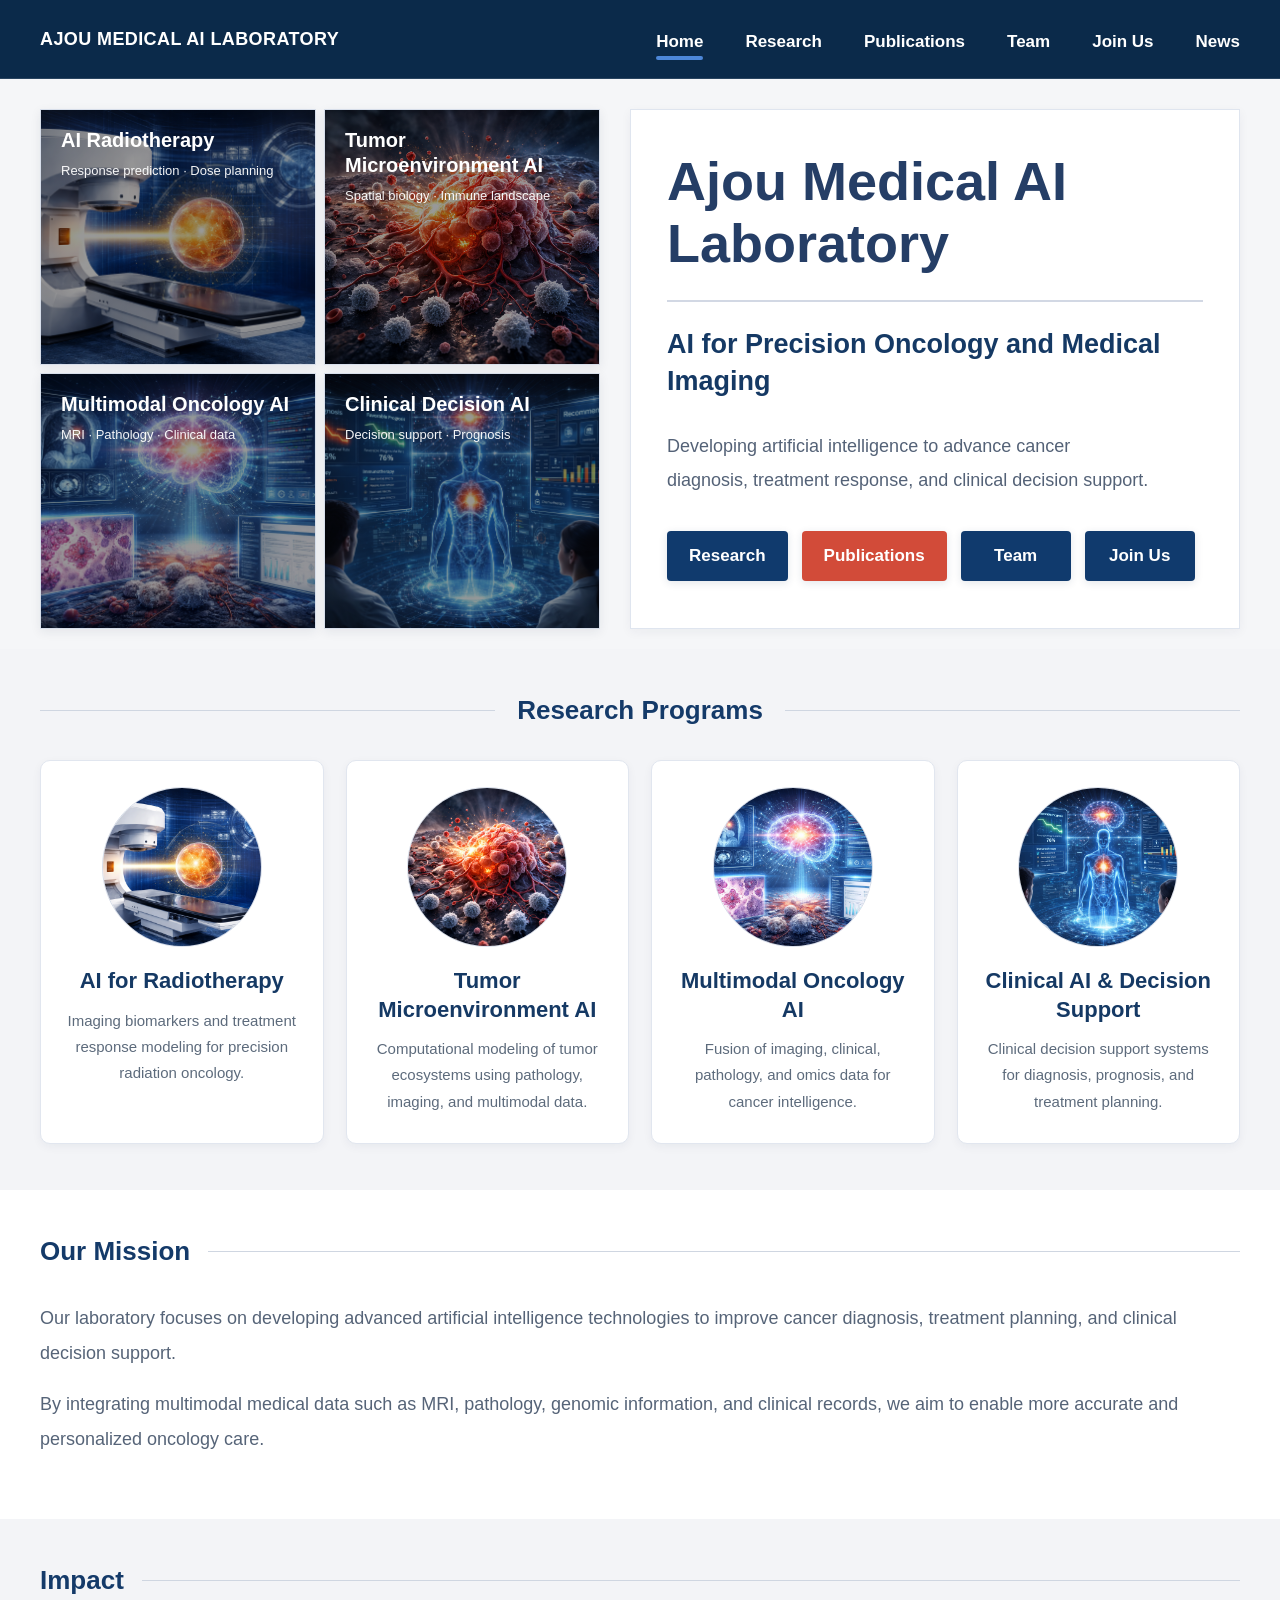
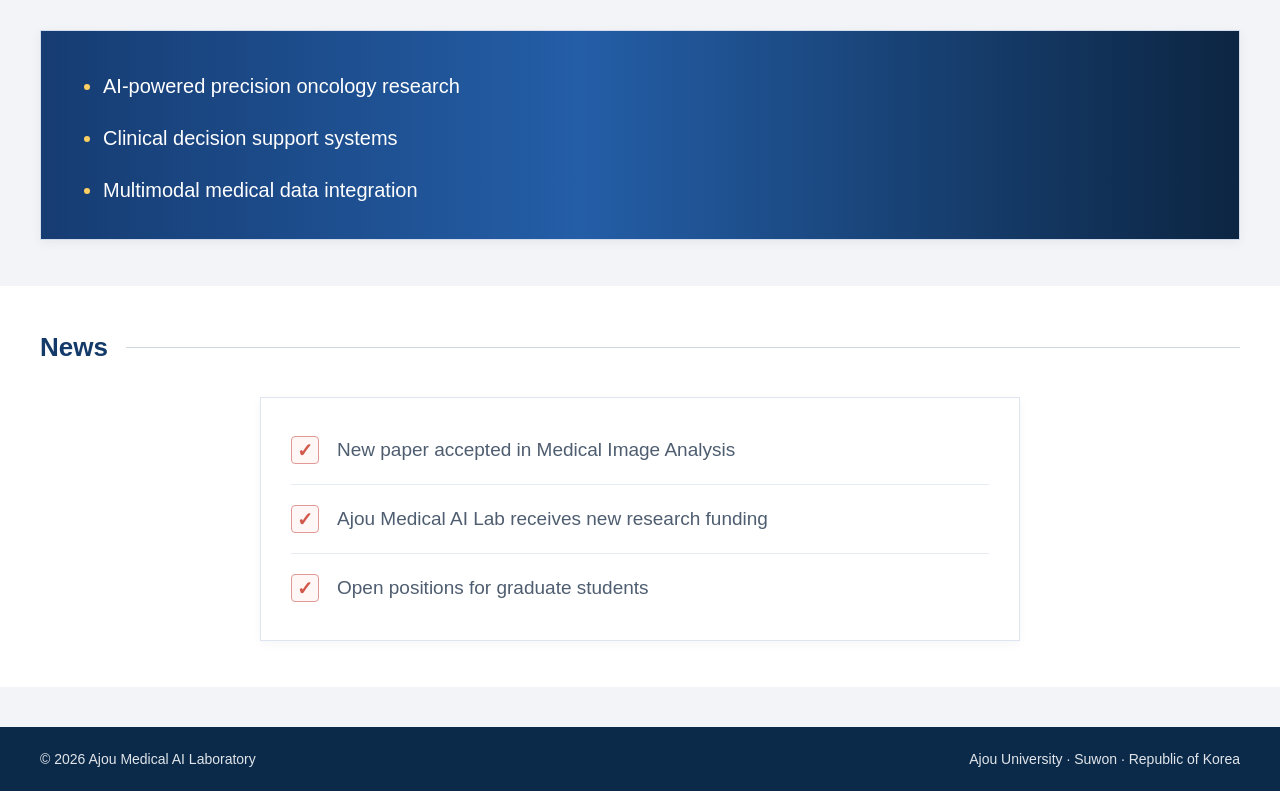
<file: index.html>
<!DOCTYPE html>
<html lang="en">

<head>
  <meta charset="UTF-8">
  <meta name="viewport" content="width=device-width, initial-scale=1.0">
  <title>Ajou Medical AI Laboratory</title>

  <link rel="stylesheet" href="style.css">
</head>

<body>

  <!-- HEADER -->

  <header class="site-header">
    <div class="container nav-wrap">

      <div class="site-logo">
        AJOU MEDICAL AI LABORATORY
      </div>

      <nav class="main-nav">
        <a href="index.html" class="active">Home</a>
        <a href="research.html">Research</a>
        <a href="publications.html">Publications</a>
        <a href="team.html">Team</a>
        <a href="joinus.html">Join Us</a>
        <a href="news.html">News</a>
      </nav>

    </div>
  </header>


  <!-- HERO SECTION -->

  <section class="hero-section">
    <div class="container hero-grid">

      <!-- LEFT IMAGE GRID -->

      <div class="hero-images">

        <div class="hero-card">
          <img src="images/imageshero-radiotherapy.png" class="hero-card-image">
          <div class="hero-overlay"></div>
          <div class="hero-label">
            <h3>AI Radiotherapy</h3>
            <p>Response prediction · Dose planning</p>
          </div>
        </div>


        <div class="hero-card">
          <img src="images/imageshero-microenvironment.png" class="hero-card-image">
          <div class="hero-overlay"></div>
          <div class="hero-label">
            <h3>Tumor Microenvironment AI</h3>
            <p>Spatial biology · Immune landscape</p>
          </div>
        </div>


        <div class="hero-card">
          <img src="images/imageshero-multimodal.png" class="hero-card-image">
          <div class="hero-overlay"></div>
          <div class="hero-label">
            <h3>Multimodal Oncology AI</h3>
            <p>MRI · Pathology · Clinical data</p>
          </div>
        </div>


        <div class="hero-card">
          <img src="images/imageshero-clinical.png" class="hero-card-image">
          <div class="hero-overlay"></div>
          <div class="hero-label">
            <h3>Clinical Decision AI</h3>
            <p>Decision support · Prognosis</p>
          </div>
        </div>

      </div>


      <!-- RIGHT TEXT -->

      <div class="hero-text">

        <h1>Ajou Medical AI Laboratory</h1>

        <div class="hero-divider"></div>

        <h2>AI for Precision Oncology and Medical Imaging</h2>

        <p class="hero-desc">
          Developing artificial intelligence to advance cancer diagnosis,
          treatment response, and clinical decision support.
        </p>

        <div class="hero-buttons">
          <a href="research.html" class="btn btn-blue">Research</a>
          <a href="publications.html" class="btn btn-red">Publications</a>
          <a href="team.html" class="btn btn-blue">Team</a>
          <a href="joinus.html" class="btn btn-blue">Join Us</a>
        </div>

      </div>

    </div>
  </section>



  <!-- RESEARCH PROGRAMS -->

  <section class="section-gray">
    <div class="container">

      <div class="section-title-center">
        <div class="line"></div>
        <h2>Research Programs</h2>
        <div class="line"></div>
      </div>


      <div class="program-grid">


        <div class="program-card">

          <div class="program-thumb">
            <img src="images/imageshero-radiotherapy.png">
          </div>

          <h3>AI for Radiotherapy</h3>

          <p>
            Imaging biomarkers and treatment response modeling
            for precision radiation oncology.
          </p>

        </div>



        <div class="program-card">

          <div class="program-thumb">
            <img src="images/imageshero-microenvironment.png">
          </div>

          <h3>Tumor Microenvironment AI</h3>

          <p>
            Computational modeling of tumor ecosystems using
            pathology, imaging, and multimodal data.
          </p>

        </div>



        <div class="program-card">

          <div class="program-thumb">
            <img src="images/imageshero-multimodal.png">
          </div>

          <h3>Multimodal Oncology AI</h3>

          <p>
            Fusion of imaging, clinical, pathology,
            and omics data for cancer intelligence.
          </p>

        </div>



        <div class="program-card">

          <div class="program-thumb">
            <img src="images/imageshero-clinical.png">
          </div>

          <h3>Clinical AI & Decision Support</h3>

          <p>
            Clinical decision support systems for diagnosis,
            prognosis, and treatment planning.
          </p>

        </div>

      </div>

    </div>
  </section>



  <!-- MISSION -->

  <section class="section-white">
    <div class="container">

      <div class="section-title-left">
        <h2>Our Mission</h2>
        <div class="line"></div>
      </div>

      <div class="mission-content">

        <p>
          Our laboratory focuses on developing advanced artificial intelligence
          technologies to improve cancer diagnosis, treatment planning,
          and clinical decision support.
        </p>

        <p>
          By integrating multimodal medical data such as MRI, pathology,
          genomic information, and clinical records,
          we aim to enable more accurate and personalized oncology care.
        </p>

      </div>

    </div>
  </section>



  <!-- IMPACT -->

  <section class="section-gray">
    <div class="container">

      <div class="section-title-left">
        <h2>Impact</h2>
        <div class="line"></div>
      </div>

      <div class="impact-banner">
        <div class="impact-left">
          <ul>
            <li>AI-powered precision oncology research</li>
            <li>Clinical decision support systems</li>
            <li>Multimodal medical data integration</li>
          </ul>
        </div>
      </div>

    </div>
  </section>



  <!-- NEWS -->

  <section class="section-white">
    <div class="container">

      <div class="section-title-left">
        <h2>News</h2>
        <div class="line"></div>
      </div>

      <div class="news-box">

        <div class="news-item">
          <div class="news-check">✓</div>
          <div>New paper accepted in Medical Image Analysis</div>
        </div>

        <div class="news-item">
          <div class="news-check">✓</div>
          <div>Ajou Medical AI Lab receives new research funding</div>
        </div>

        <div class="news-item">
          <div class="news-check">✓</div>
          <div>Open positions for graduate students</div>
        </div>

      </div>

    </div>
  </section>



  <!-- FOOTER -->

  <footer class="site-footer">
    <div class="container footer-wrap">

      <p>© 2026 Ajou Medical AI Laboratory</p>

      <p>Ajou University · Suwon · Republic of Korea</p>

    </div>
  </footer>

</body>

</html>
</file>
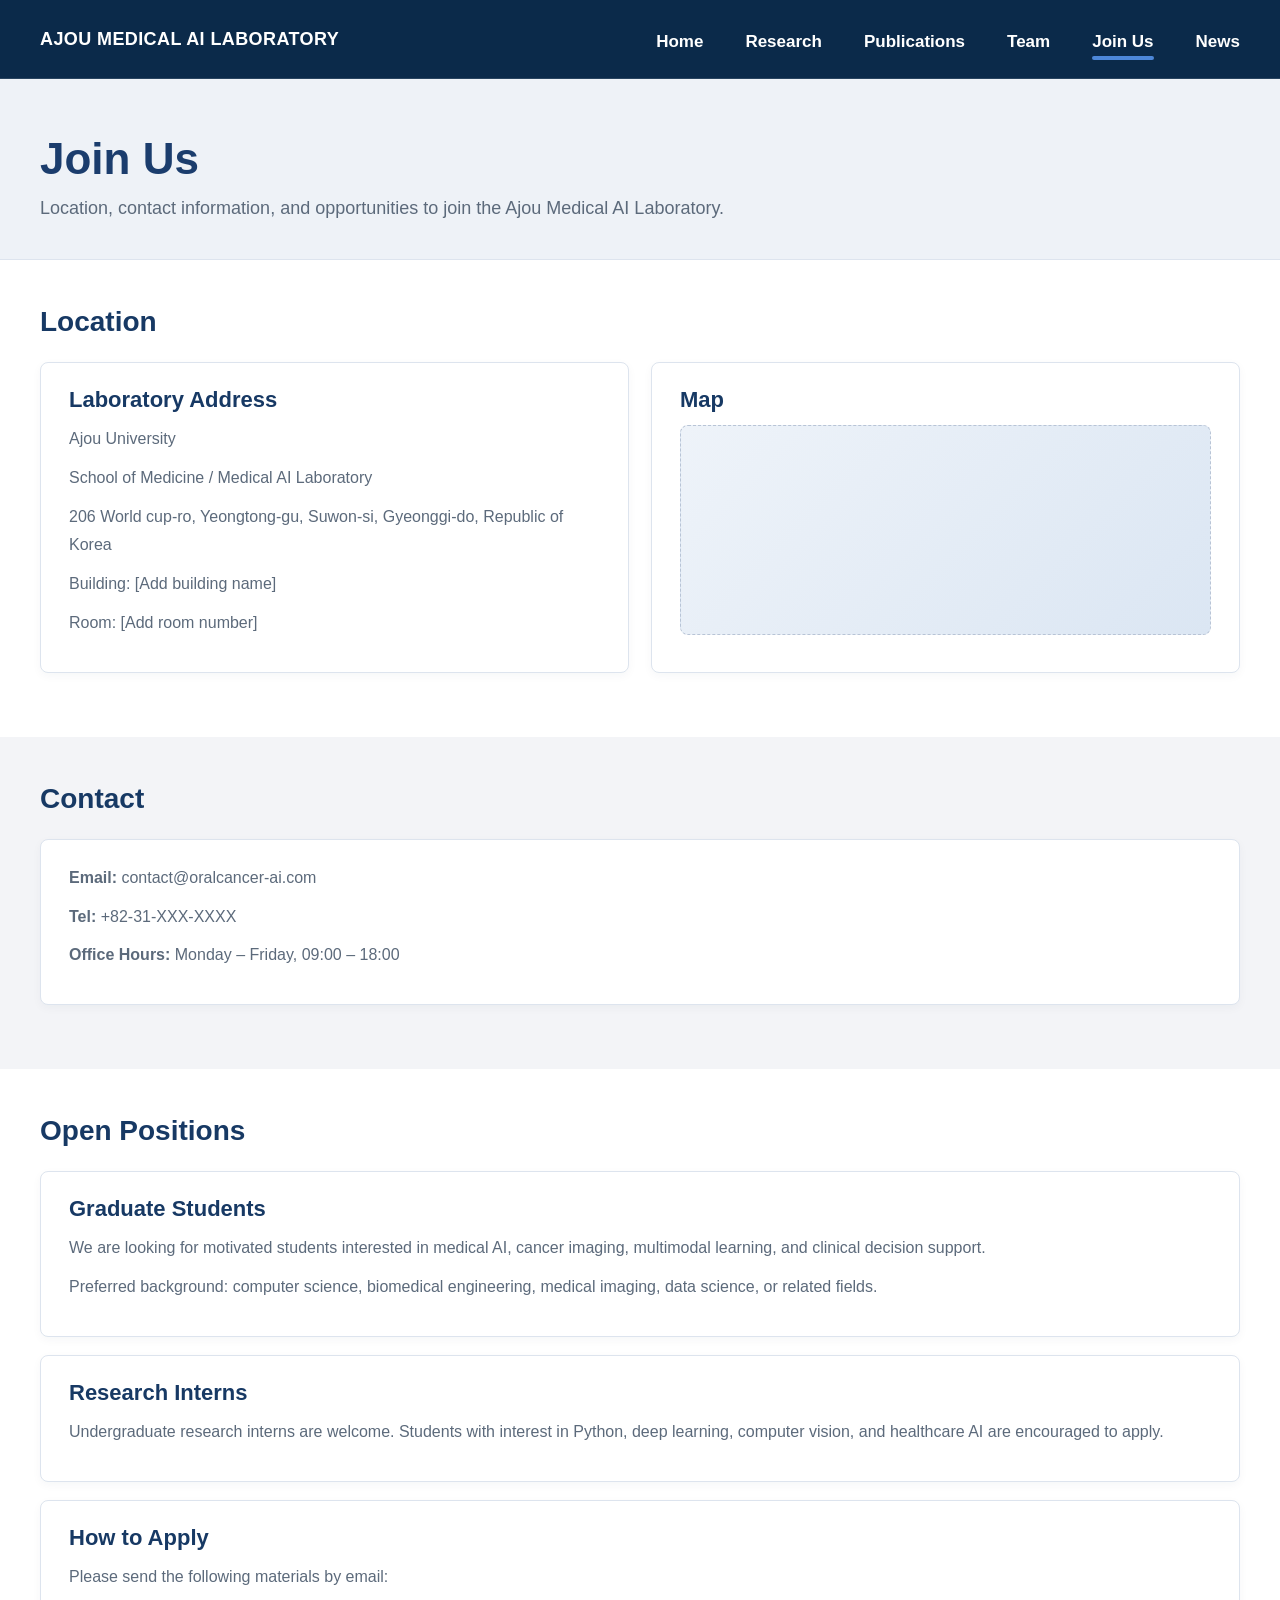
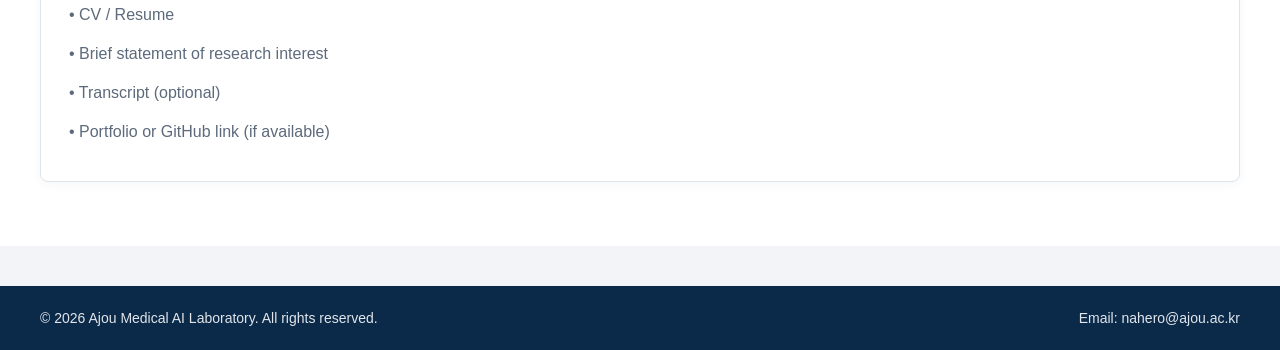
<file: joinus.html>
<!DOCTYPE html>
<html lang="en">
<head>
  <meta charset="UTF-8" />
  <meta name="viewport" content="width=1280" />
  <meta name="description" content="Join Us - Ajou Medical AI Laboratory" />
  <title>Join Us | Ajou Medical AI Laboratory</title>
  <link rel="stylesheet" href="style.css" />
</head>
<body>
  <header class="site-header" id="site-header"></header>

  <main class="subpage-main">
    <section class="subpage-hero">
      <div class="container">
        <h1>Join Us</h1>
        <p>
          Location, contact information, and opportunities to join the Ajou Medical AI Laboratory.
        </p>
      </div>
    </section>

    <section class="section-white">
      <div class="container simple-section">
        <h2>Location</h2>

        <div class="joinus-grid">
          <div class="content-card">
            <h3>Laboratory Address</h3>
            <p>Ajou University</p>
            <p>School of Medicine / Medical AI Laboratory</p>
            <p>206 World cup-ro, Yeongtong-gu, Suwon-si, Gyeonggi-do, Republic of Korea</p>
            <p>Building: [Add building name]</p>
            <p>Room: [Add room number]</p>
          </div>

          <div class="content-card map-card">
            <h3>Map</h3>
            <div class="map-placeholder">
            <iframe
                src= "https://www.google.com/maps/embed?pb=!1m18!1m12!1m3!1d3174.577523739261!2d127.0477245!3d37.281444199999996!2m3!1f0!2f0!3f0!3m2!1i1024!2i768!4f13.1!3m3!1m2!1s0x357b5bfa3f5911ef%3A0x14c57a2c95d27207!2z7JWE7KO864yA7ZWZ6rWQIO2ZjeyerOq0gA!5e0!3m2!1sko!2skr!4v1772778876758!5m2!1sko!2skr" width="600" height="450" style="border:0;" allowfullscreen="" loading="lazy" referrerpolicy="no-referrer-when-downgrade"
                width="100%"
                height="100%"
                style="border:0;"
                allowfullscreen=""
                loading="lazy">
            </iframe>
            </div>
          </div>
        </div>
      </div>
    </section>

    <section class="section-gray">
      <div class="container simple-section">
        <h2>Contact</h2>

        <div class="content-card">
          <p><strong>Email:</strong> contact@oralcancer-ai.com</p>
          <p><strong>Tel:</strong> +82-31-XXX-XXXX</p>
          <p><strong>Office Hours:</strong> Monday – Friday, 09:00 – 18:00</p>
        </div>
      </div>
    </section>

    <section class="section-white">
      <div class="container simple-section">
        <h2>Open Positions</h2>

        <div class="content-card">
          <h3>Graduate Students</h3>
          <p>
            We are looking for motivated students interested in medical AI,
            cancer imaging, multimodal learning, and clinical decision support.
          </p>
          <p>
            Preferred background: computer science, biomedical engineering,
            medical imaging, data science, or related fields.
          </p>
        </div>

        <div class="content-card">
          <h3>Research Interns</h3>
          <p>
            Undergraduate research interns are welcome. Students with interest in
            Python, deep learning, computer vision, and healthcare AI are encouraged to apply.
          </p>
        </div>

        <div class="content-card">
          <h3>How to Apply</h3>
          <p>Please send the following materials by email:</p>
          <p>• CV / Resume</p>
          <p>• Brief statement of research interest</p>
          <p>• Transcript (optional)</p>
          <p>• Portfolio or GitHub link (if available)</p>
        </div>
      </div>
    </section>
  </main>

  <footer class="site-footer" id="site-footer"></footer>

  <script src="script.js"></script>
</body>
</html>
</file>
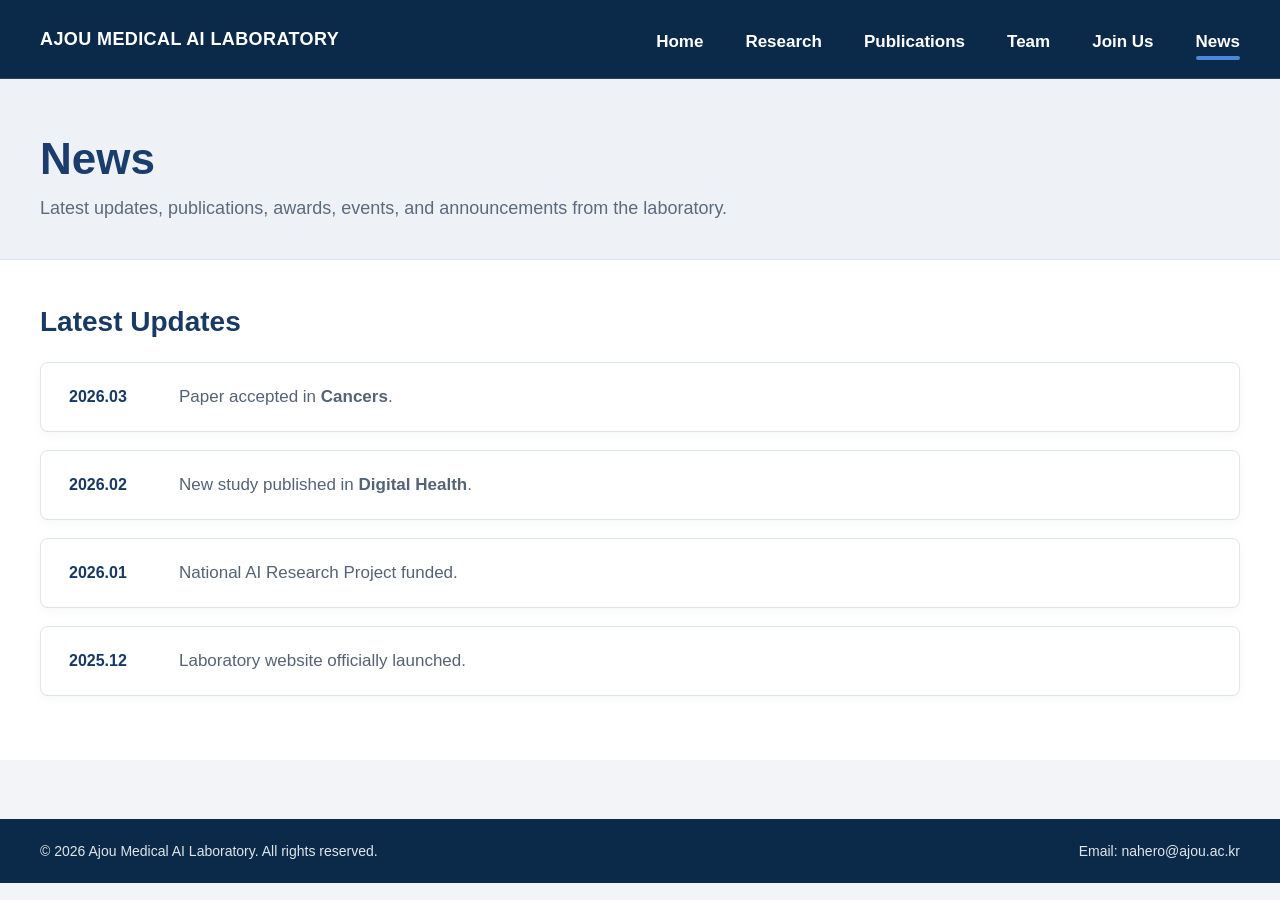
<file: news.html>
<!DOCTYPE html>
<html lang="en">
<head>
  <meta charset="UTF-8" />
  <meta name="viewport" content="width=1280" />
  <meta name="description" content="News - Ajou Medical AI Laboratory" />
  <title>News | Ajou Medical AI Laboratory</title>
  <link rel="stylesheet" href="style.css" />
</head>
<body>
  <header class="site-header" id="site-header"></header>

  <main class="subpage-main">
    <section class="subpage-hero">
      <div class="container">
        <h1>News</h1>
        <p>
          Latest updates, publications, awards, events, and announcements from the laboratory.
        </p>
      </div>
    </section>

    <section class="section-white">
      <div class="container simple-section">
        <h2>Latest Updates</h2>

        <div class="news-list-item">
          <div class="news-date">2026.03</div>
          <div class="news-text">
            Paper accepted in <strong>Cancers</strong>.
          </div>
        </div>

        <div class="news-list-item">
          <div class="news-date">2026.02</div>
          <div class="news-text">
            New study published in <strong>Digital Health</strong>.
          </div>
        </div>

        <div class="news-list-item">
          <div class="news-date">2026.01</div>
          <div class="news-text">
            National AI Research Project funded.
          </div>
        </div>

        <div class="news-list-item">
          <div class="news-date">2025.12</div>
          <div class="news-text">
            Laboratory website officially launched.
          </div>
        </div>
      </div>
    </section>
  </main>

  <footer class="site-footer" id="site-footer"></footer>

  <script src="script.js"></script>
</body>
</html>
</file>
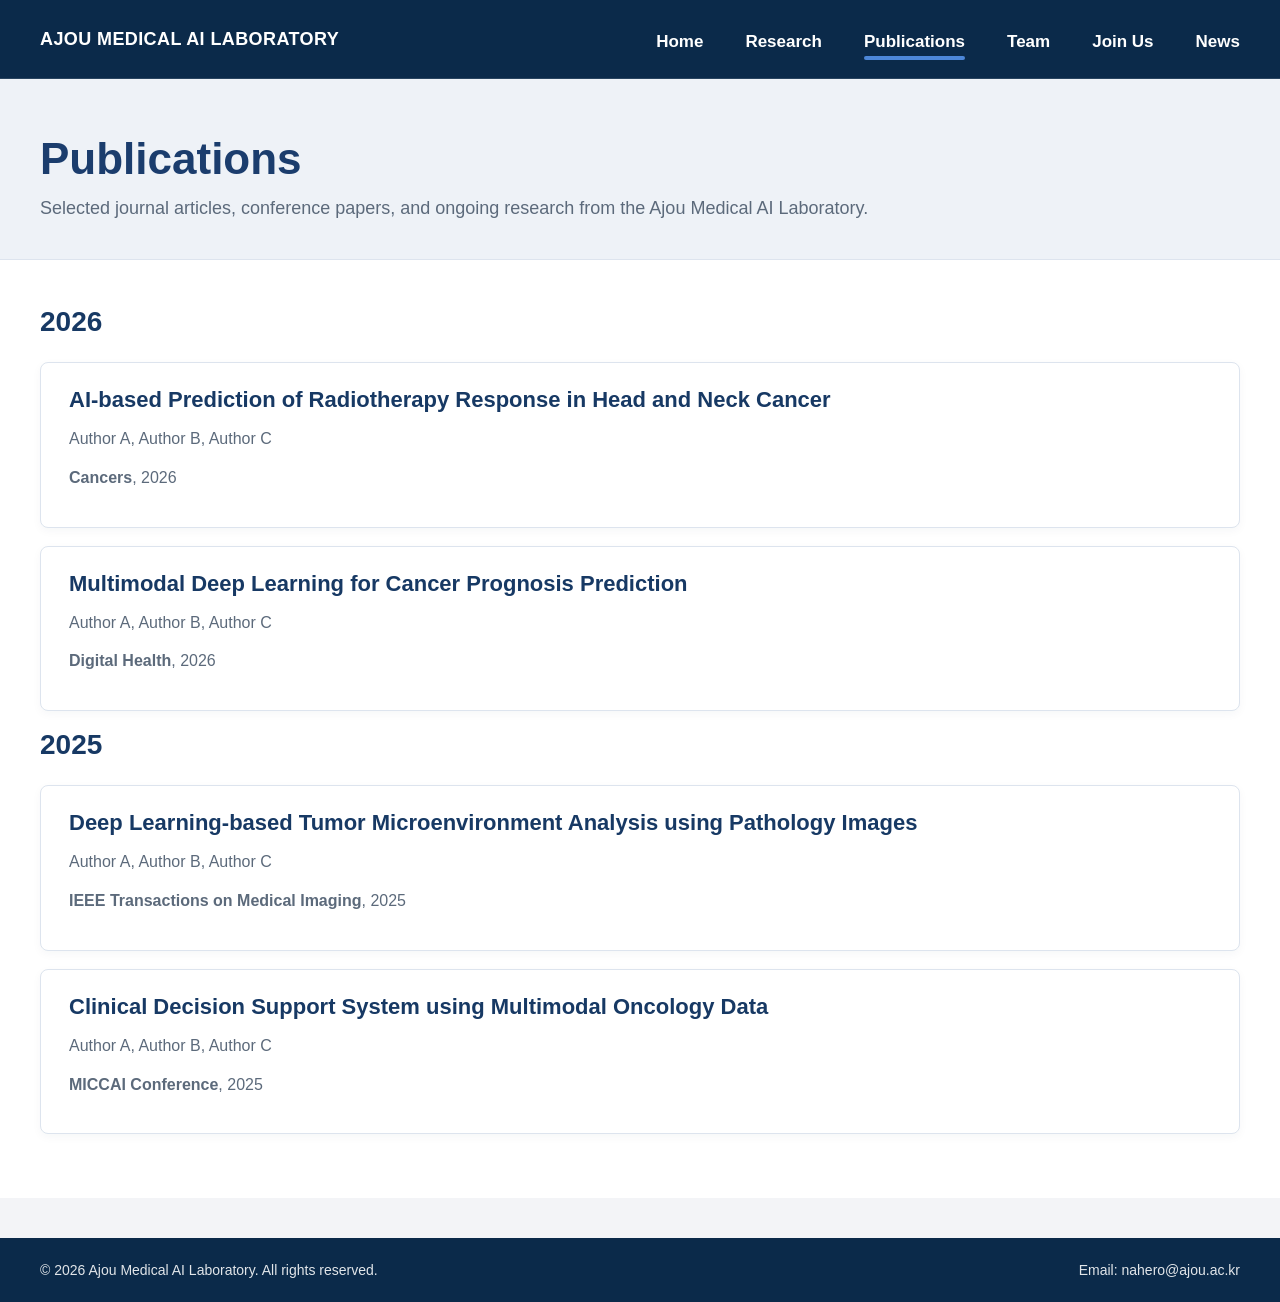
<file: publications.html>
<!DOCTYPE html>
<html lang="en">
<head>
  <meta charset="UTF-8" />
  <meta name="viewport" content="width=1280" />
  <meta name="description" content="Publications - Ajou Medical AI Laboratory" />
  <title>Publications | Ajou Medical AI Laboratory</title>
  <link rel="stylesheet" href="style.css" />
</head>

<body>

<header class="site-header" id="site-header"></header>

<main class="subpage-main">

<section class="subpage-hero">
  <div class="container">
    <h1>Publications</h1>
    <p>
      Selected journal articles, conference papers, and ongoing research from the Ajou Medical AI Laboratory.
    </p>
  </div>
</section>

<section class="section-white">

<div class="container simple-section">

<h2>2026</h2>

<div class="publication-item">
  <h3>
    AI-based Prediction of Radiotherapy Response in Head and Neck Cancer
  </h3>

  <p class="pub-authors">
    Author A, Author B, Author C
  </p>

  <p class="pub-journal">
    <strong>Cancers</strong>, 2026
  </p>

</div>


<div class="publication-item">
  <h3>
    Multimodal Deep Learning for Cancer Prognosis Prediction
  </h3>

  <p class="pub-authors">
    Author A, Author B, Author C
  </p>

  <p class="pub-journal">
    <strong>Digital Health</strong>, 2026
  </p>

</div>


<h2>2025</h2>

<div class="publication-item">

  <h3>
    Deep Learning-based Tumor Microenvironment Analysis using Pathology Images
  </h3>

  <p class="pub-authors">
    Author A, Author B, Author C
  </p>

  <p class="pub-journal">
    <strong>IEEE Transactions on Medical Imaging</strong>, 2025
  </p>

</div>


<div class="publication-item">

  <h3>
    Clinical Decision Support System using Multimodal Oncology Data
  </h3>

  <p class="pub-authors">
    Author A, Author B, Author C
  </p>

  <p class="pub-journal">
    <strong>MICCAI Conference</strong>, 2025
  </p>

</div>

</div>

</section>

</main>


<footer class="site-footer" id="site-footer"></footer>

<script src="script.js"></script>

</body>
</html>
</file>
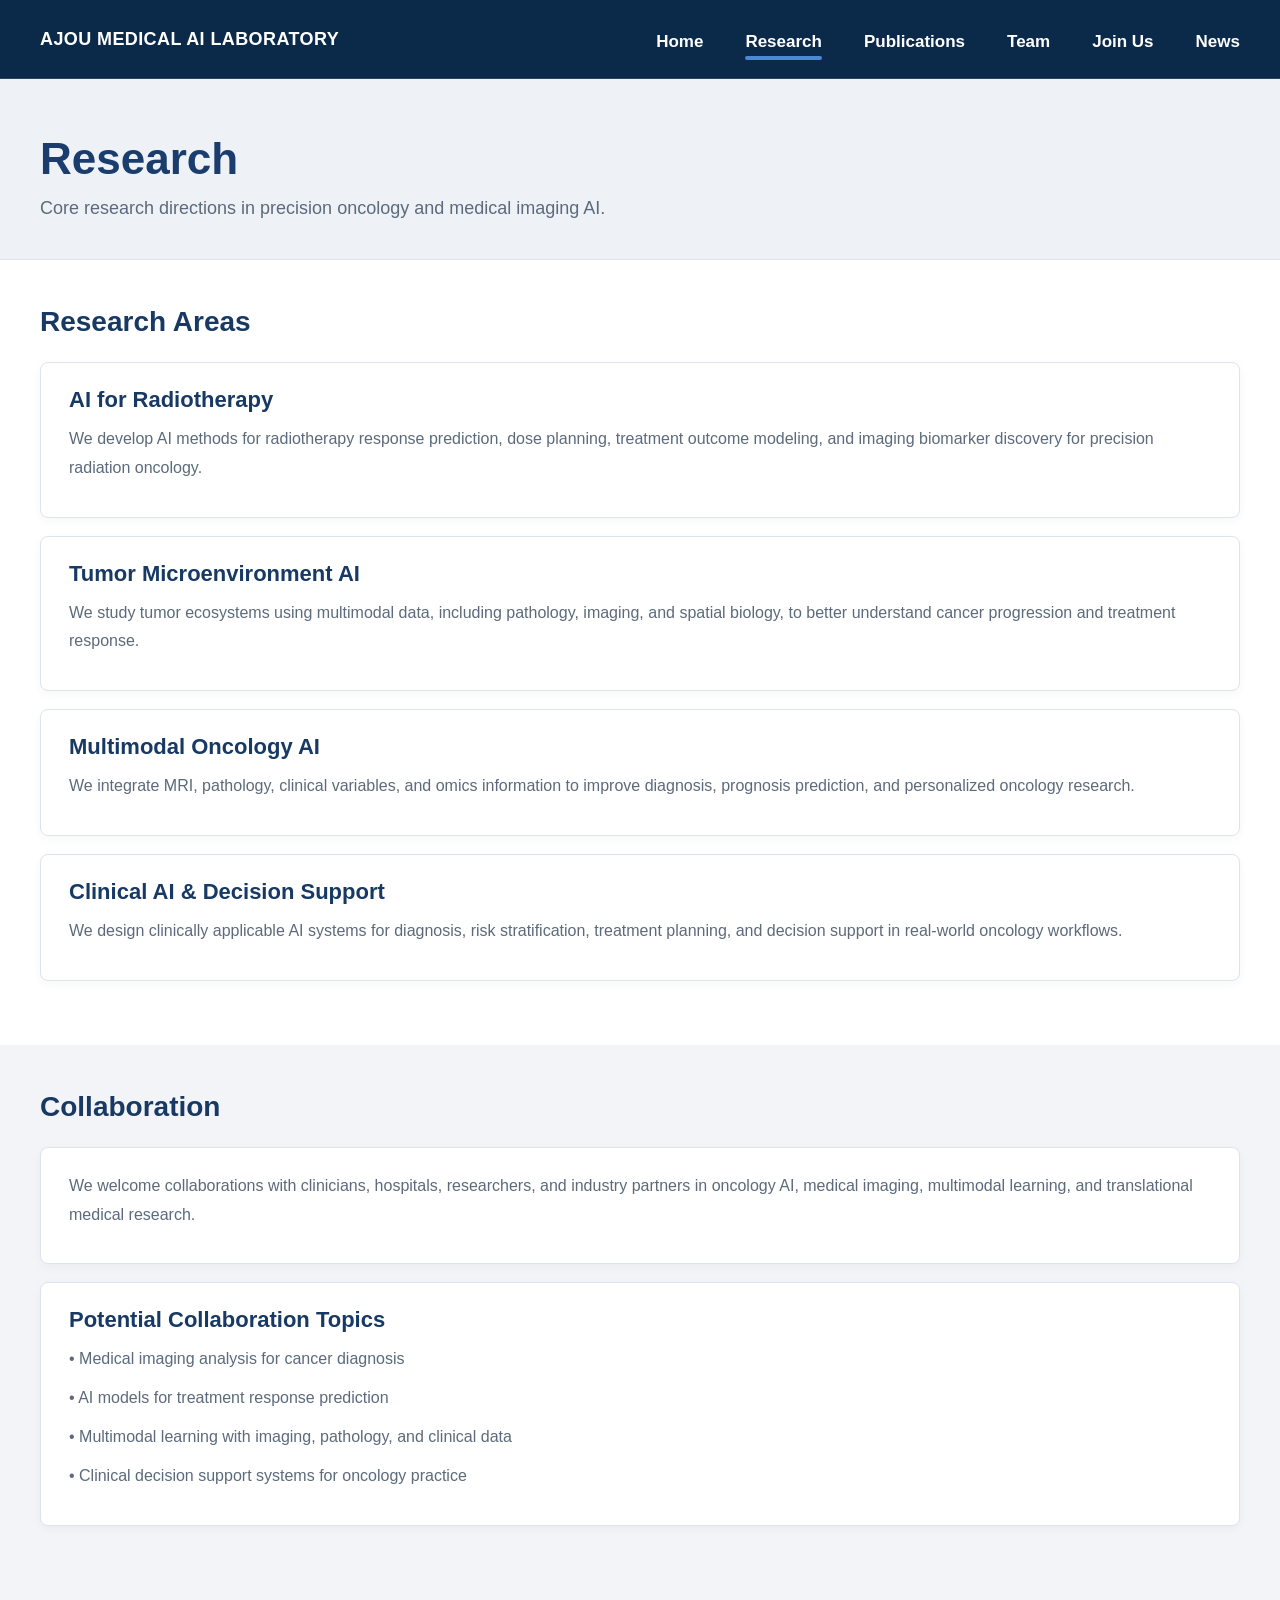
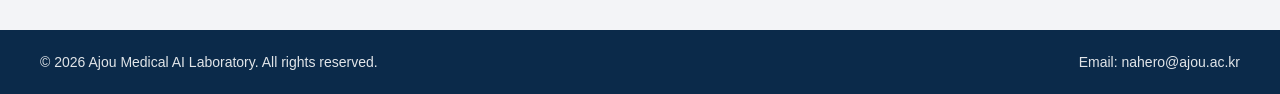
<file: research.html>
<!DOCTYPE html>
<html lang="en">
<head>
  <meta charset="UTF-8" />
  <meta name="viewport" content="width=1280" />
  <meta
    name="description"
    content="Research - Ajou Medical AI Laboratory"
  />
  <title>Research | Ajou Medical AI Laboratory</title>
  <link rel="stylesheet" href="style.css" />
</head>
<body>
  <header class="site-header" id="site-header"></header>

  <main class="subpage-main">
    <section class="subpage-hero">
      <div class="container">
        <h1>Research</h1>
        <p>
          Core research directions in precision oncology and medical imaging AI.
        </p>
      </div>
    </section>

    <section class="section-white">
      <div class="container simple-section">
        <h2>Research Areas</h2>

        <div class="content-card">
          <h3>AI for Radiotherapy</h3>
          <p>
            We develop AI methods for radiotherapy response prediction, dose planning,
            treatment outcome modeling, and imaging biomarker discovery for
            precision radiation oncology.
          </p>
        </div>

        <div class="content-card">
          <h3>Tumor Microenvironment AI</h3>
          <p>
            We study tumor ecosystems using multimodal data, including pathology,
            imaging, and spatial biology, to better understand cancer progression
            and treatment response.
          </p>
        </div>

        <div class="content-card">
          <h3>Multimodal Oncology AI</h3>
          <p>
            We integrate MRI, pathology, clinical variables, and omics information
            to improve diagnosis, prognosis prediction, and personalized oncology
            research.
          </p>
        </div>

        <div class="content-card">
          <h3>Clinical AI &amp; Decision Support</h3>
          <p>
            We design clinically applicable AI systems for diagnosis, risk
            stratification, treatment planning, and decision support in real-world
            oncology workflows.
          </p>
        </div>
      </div>
    </section>

    <section class="section-gray" id="collaboration">
      <div class="container simple-section">
        <h2>Collaboration</h2>

        <div class="content-card">
          <p>
            We welcome collaborations with clinicians, hospitals, researchers, and
            industry partners in oncology AI, medical imaging, multimodal learning,
            and translational medical research.
          </p>
        </div>

        <div class="content-card">
          <h3>Potential Collaboration Topics</h3>
          <p>• Medical imaging analysis for cancer diagnosis</p>
          <p>• AI models for treatment response prediction</p>
          <p>• Multimodal learning with imaging, pathology, and clinical data</p>
          <p>• Clinical decision support systems for oncology practice</p>
        </div>
      </div>
    </section>
  </main>

  <footer class="site-footer" id="site-footer"></footer>

  <script src="script.js"></script>
</body>
</html>
</file>
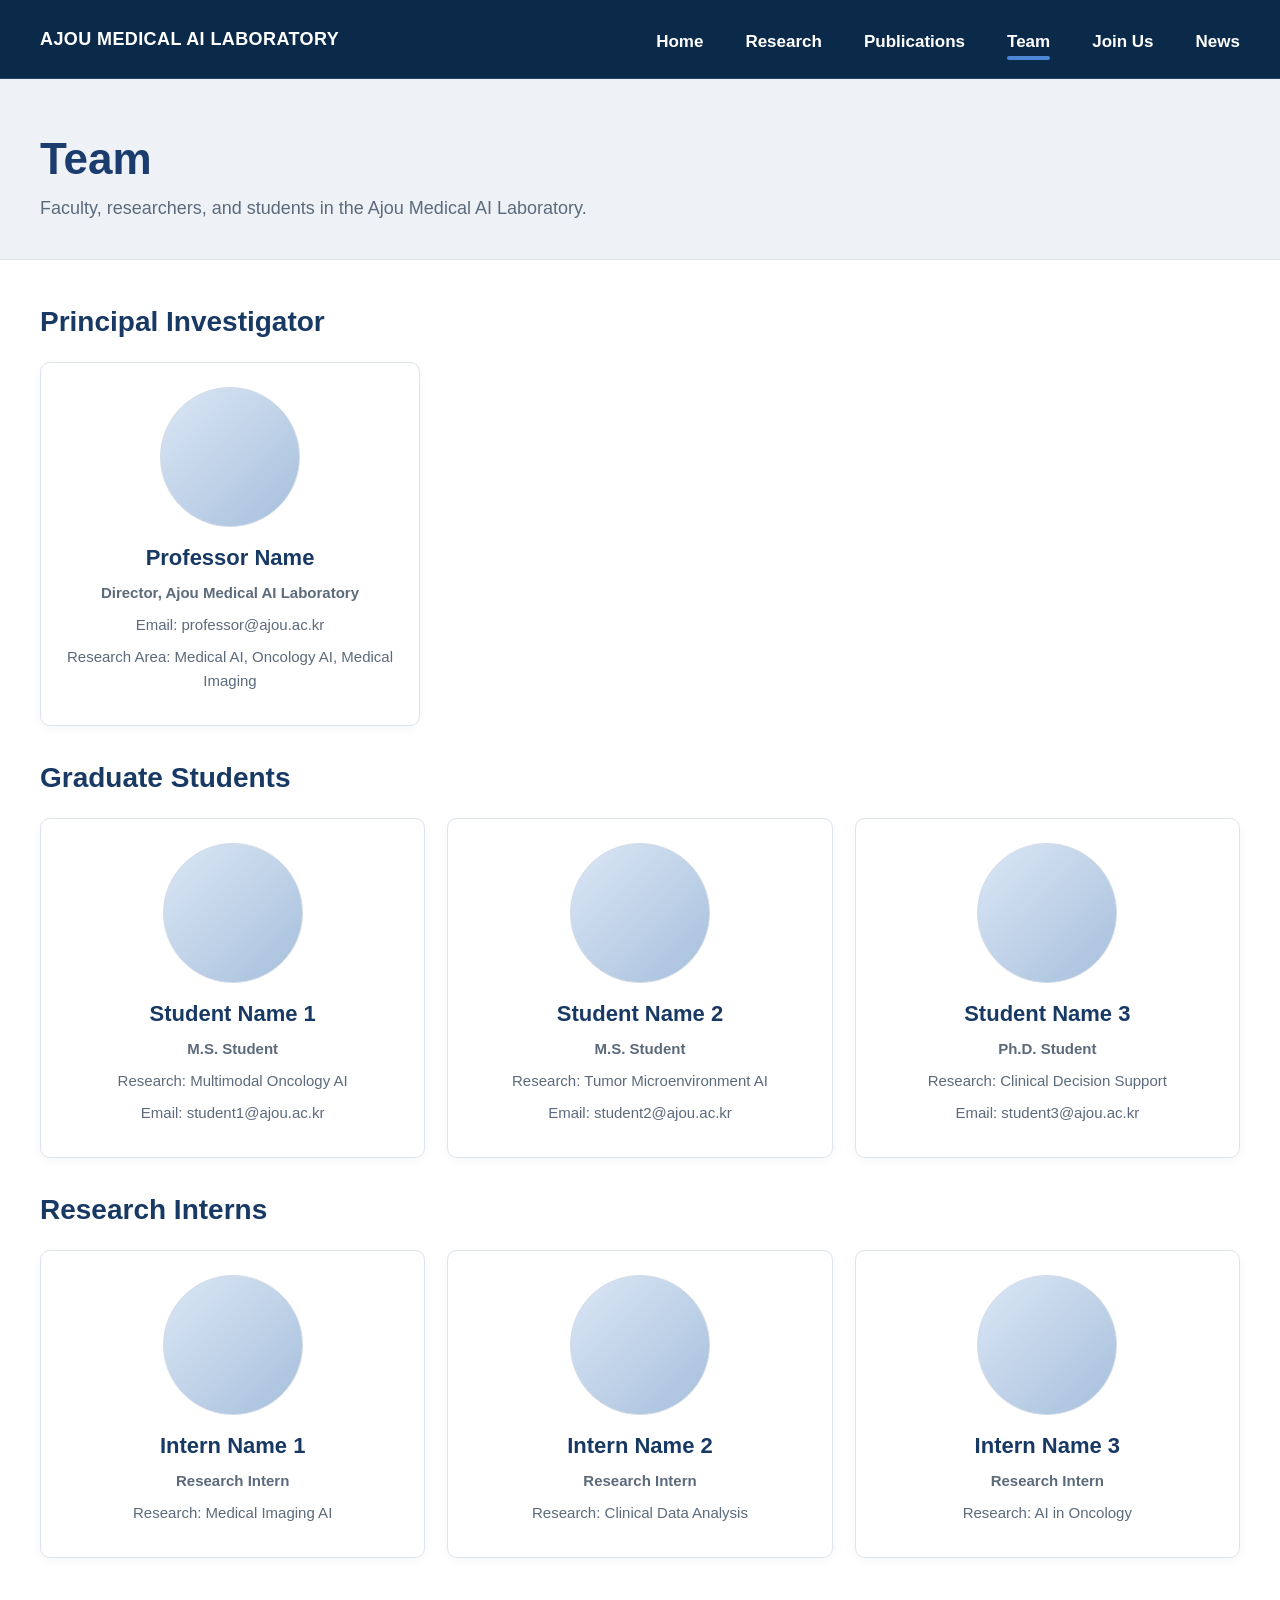
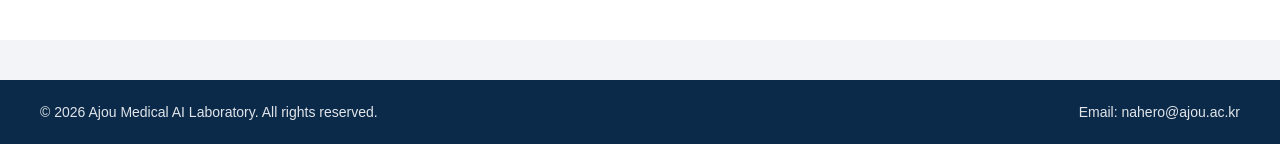
<file: team.html>
<!DOCTYPE html>
<html lang="en">
<head>
  <meta charset="UTF-8" />
  <meta name="viewport" content="width=1280" />
  <meta name="description" content="Team - Ajou Medical AI Laboratory" />
  <title>Team | Ajou Medical AI Laboratory</title>
  <link rel="stylesheet" href="style.css" />
</head>
<body>
  <header class="site-header" id="site-header"></header>

  <main class="subpage-main">
    <section class="subpage-hero">
      <div class="container">
        <h1>Team</h1>
        <p>
          Faculty, researchers, and students in the Ajou Medical AI Laboratory.
        </p>
      </div>
    </section>

    <section class="section-white">
      <div class="container simple-section">
        <h2>Principal Investigator</h2>

        <div class="team-grid team-grid-single">
          <div class="team-card">
            <div class="team-photo"></div>
            <h3>Professor Name</h3>
            <p class="team-role">Director, Ajou Medical AI Laboratory</p>
            <p>Email: professor@ajou.ac.kr</p>
            <p>Research Area: Medical AI, Oncology AI, Medical Imaging</p>
          </div>
        </div>

        <h2>Graduate Students</h2>

        <div class="team-grid">
          <div class="team-card">
            <div class="team-photo"></div>
            <h3>Student Name 1</h3>
            <p class="team-role">M.S. Student</p>
            <p>Research: Multimodal Oncology AI</p>
            <p>Email: student1@ajou.ac.kr</p>
          </div>

          <div class="team-card">
            <div class="team-photo"></div>
            <h3>Student Name 2</h3>
            <p class="team-role">M.S. Student</p>
            <p>Research: Tumor Microenvironment AI</p>
            <p>Email: student2@ajou.ac.kr</p>
          </div>

          <div class="team-card">
            <div class="team-photo"></div>
            <h3>Student Name 3</h3>
            <p class="team-role">Ph.D. Student</p>
            <p>Research: Clinical Decision Support</p>
            <p>Email: student3@ajou.ac.kr</p>
          </div>
        </div>

        <h2>Research Interns</h2>

        <div class="team-grid">
          <div class="team-card">
            <div class="team-photo"></div>
            <h3>Intern Name 1</h3>
            <p class="team-role">Research Intern</p>
            <p>Research: Medical Imaging AI</p>
          </div>

          <div class="team-card">
            <div class="team-photo"></div>
            <h3>Intern Name 2</h3>
            <p class="team-role">Research Intern</p>
            <p>Research: Clinical Data Analysis</p>
          </div>

          <div class="team-card">
            <div class="team-photo"></div>
            <h3>Intern Name 3</h3>
            <p class="team-role">Research Intern</p>
            <p>Research: AI in Oncology</p>
          </div>
        </div>
      </div>
    </section>
  </main>

  <footer class="site-footer" id="site-footer"></footer>

  <script src="script.js"></script>
</body>
</html>
</file>
<file: style.css>
* {
  box-sizing: border-box;
}

html,
body {
  margin: 0;
  padding: 0;
  font-family: Arial, "Helvetica Neue", Helvetica, sans-serif;
  background-color: #f3f4f7;
  color: #24324a;
  min-width: 1280px;
}

a {
  text-decoration: none;
  color: inherit;
}

img {
  display: block;
}

.container {
  width: 1200px;
  margin: 0 auto;
}

/* =========================
   HEADER / NAV
========================= */

.site-header {
  background: #0b2a4a;
  color: #ffffff;
  border-bottom: 1px solid rgba(255, 255, 255, 0.12);
}

.nav-wrap {
  height: 78px;
  display: flex;
  align-items: center;
  justify-content: space-between;
}

.site-logo {
  font-size: 18px;
  font-weight: 700;
  letter-spacing: 0.4px;
}

.main-nav {
  display: flex;
  gap: 42px;
}

.main-nav a {
  font-size: 17px;
  font-weight: 700;
  color: #ffffff;
  padding: 28px 0 22px;
  position: relative;
}

.main-nav a.active::after {
  content: "";
  position: absolute;
  left: 0;
  bottom: 14px;
  width: 100%;
  height: 4px;
  background: #4d87d8;
  border-radius: 3px;
}

/* =========================
   HERO
========================= */

.hero-section {
  padding: 30px 0 20px;
  background: #f5f6f8;
}

.hero-grid {
  display: grid;
  grid-template-columns: 560px 1fr;
  gap: 30px;
  align-items: stretch;
}

.hero-images {
  display: grid;
  grid-template-columns: 1fr 1fr;
  grid-template-rows: 1fr 1fr;
  gap: 8px;
  height: 520px;
}

.hero-card {
  position: relative;
  overflow: hidden;
  border: 1px solid #d7deea;
  box-shadow: 0 3px 10px rgba(30, 44, 70, 0.08);
  background: #dfe7f2;
}

.hero-card-image {
  width: 100%;
  height: 100%;
  object-fit: cover;
}

.hero-overlay {
  position: absolute;
  inset: 0;
  background: linear-gradient(
    to bottom,
    rgba(0, 0, 0, 0.4) 0%,
    rgba(0, 0, 0, 0.4) 100%
  );
}

.hero-label {
  position: absolute;
  z-index: 2;
  left: 20px;
  top: 18px;
  right: 18px;
  color: #ffffff;
}

.hero-label h3 {
  margin: 0;
  font-size: 20px;
  font-weight: 800;
  line-height: 1.25;
}

.hero-label p {
  margin: 10px 0 0;
  font-size: 13px;
  color: rgba(255, 255, 255, 0.95);
}

.hero-text {
  height: 520px;
  background: #ffffff;
  padding: 40px 36px;
  border: 1px solid #dfe5ef;
  box-shadow: 0 3px 10px rgba(30, 44, 70, 0.05);
}

.hero-text h1 {
  margin: 0;
  font-size: 54px;
  line-height: 1.15;
  color: #253e66;
  font-weight: 700;
}

.hero-divider {
  width: 100%;
  height: 2px;
  background: #d2d8e4;
  margin: 26px 0 24px;
}

.hero-text h2 {
  margin: 0;
  font-size: 27px;
  color: #153964;
  font-weight: 800;
  line-height: 1.35;
}

.hero-desc {
  margin-top: 30px;
  font-size: 18px;
  line-height: 1.9;
  color: #546277;
  width: 90%;
}

.hero-buttons {
  margin-top: 34px;
  display: flex;
  gap: 14px;
  flex-wrap: wrap;
}

.btn {
  display: inline-block;
  min-width: 110px;
  text-align: center;
  padding: 15px 22px;
  font-size: 17px;
  font-weight: 700;
  border-radius: 4px;
  color: #ffffff;
  box-shadow: 0 2px 8px rgba(28, 49, 86, 0.12);
}

.btn-blue {
  background: #103a6d;
}

.btn-red {
  background: #d24b39;
}

/* =========================
   SECTIONS
========================= */

.section-white {
  background: #ffffff;
  padding: 46px 0;
}

.section-gray {
  background: #f3f4f7;
  padding: 46px 0;
}

.section-title-left {
  display: flex;
  align-items: center;
  gap: 18px;
  margin-bottom: 34px;
}

.section-title-left h2,
.section-title-center h2 {
  margin: 0;
  color: #143a69;
  font-size: 26px;
  font-weight: 800;
}

.section-title-left .line,
.section-title-center .line {
  height: 1px;
  background: #cfd6e1;
  flex: 1;
}

.section-title-center {
  display: flex;
  align-items: center;
  gap: 22px;
  margin-bottom: 34px;
}

.mission-content p {
  margin: 0 0 16px;
  font-size: 18px;
  line-height: 1.95;
  color: #566478;
}

/* =========================
   PROGRAM CARDS
========================= */

.program-grid {
  display: grid;
  grid-template-columns: repeat(4, 1fr);
  gap: 22px;
}

.program-card {
  background: #ffffff;
  border: 1px solid #e1e6ef;
  box-shadow: 0 3px 10px rgba(29, 44, 72, 0.05);
  border-radius: 10px;
  padding: 26px 22px 28px;
  text-align: center;
}

.program-thumb {
  width: 160px;
  height: 160px;
  border-radius: 50%;
  margin: 0 auto 20px;
  border: 1px solid #d8deea;
  overflow: hidden;
  background: #e9eef5;
}

.program-thumb img {
  width: 100%;
  height: 100%;
  object-fit: cover;
}

.program-card h3 {
  margin: 0 0 12px;
  font-size: 22px;
  color: #153964;
  line-height: 1.3;
}

.program-card p {
  margin: 0;
  font-size: 15px;
  line-height: 1.75;
  color: #5d6b7c;
}

/* =========================
   IMPACT
========================= */

.impact-banner {
  height: 210px;
  display: grid;
  grid-template-columns: 1.1fr 1fr;
  overflow: hidden;
  border: 1px solid #d2dced;
  background: linear-gradient(90deg, #163c72 0%, #245ea7 45%, #0c2542 100%);
  box-shadow: 0 3px 10px rgba(29, 44, 72, 0.06);
}

.impact-left {
  padding: 40px 42px;
  color: #ffffff;
}

.impact-left ul {
  margin: 0;
  padding-left: 20px;
}

.impact-left li {
  margin-bottom: 22px;
  font-size: 20px;
  line-height: 1.5;
}

.impact-left li::marker {
  color: #ffcf62;
}

.impact-right {
  position: relative;
  overflow: hidden;
}

.impact-right::before {
  content: "";
  position: absolute;
  inset: 0;
  background:
    radial-gradient(circle at 35% 45%, rgba(255, 185, 77, 0.35), transparent 14%),
    radial-gradient(circle at 68% 35%, rgba(255, 255, 255, 0.22), transparent 16%),
    radial-gradient(circle at 80% 72%, rgba(255, 255, 255, 0.18), transparent 16%);
}

.network-dot {
  position: absolute;
  width: 9px;
  height: 9px;
  border-radius: 50%;
  background: #ffffff;
  box-shadow: 0 0 10px rgba(255, 255, 255, 0.65);
}

.dot-1 { top: 48px; left: 110px; }
.dot-2 { top: 94px; left: 230px; }
.dot-3 { top: 62px; right: 150px; }
.dot-4 { bottom: 46px; right: 80px; }

.network-line {
  position: absolute;
  height: 2px;
  background: rgba(255, 255, 255, 0.48);
  transform-origin: left center;
}

.line-1 { width: 150px; top: 52px; left: 118px; transform: rotate(18deg); }
.line-2 { width: 200px; top: 98px; left: 238px; transform: rotate(-12deg); }
.line-3 { width: 130px; top: 68px; right: 150px; transform: rotate(22deg); }
.line-4 { width: 170px; bottom: 48px; right: 82px; transform: rotate(-24deg); }

/* =========================
   NEWS
========================= */

.news-box {
  width: 760px;
  margin: 0 auto;
  background: #ffffff;
  border: 1px solid #dfe5ee;
  box-shadow: 0 3px 10px rgba(29, 44, 72, 0.04);
  padding: 18px 30px;
}

.news-item {
  display: flex;
  align-items: center;
  gap: 18px;
  padding: 20px 0;
  border-bottom: 1px solid #e6ebf2;
  font-size: 19px;
  color: #4e5d70;
}

.news-item:last-child {
  border-bottom: none;
}

.news-check {
  width: 28px;
  height: 28px;
  border: 1px solid #e09a95;
  background: #fff7f6;
  color: #d1584a;
  display: inline-flex;
  align-items: center;
  justify-content: center;
  border-radius: 4px;
  font-weight: 700;
}

/* =========================
   FOOTER
========================= */

.site-footer {
  background: #0b2a4a;
  color: rgba(255, 255, 255, 0.88);
  padding: 24px 0;
  margin-top: 40px;
}

.footer-wrap {
  display: flex;
  justify-content: space-between;
  align-items: center;
}

.footer-wrap p {
  margin: 0;
  font-size: 14px;
}

/* =========================
   SUBPAGE COMMON
========================= */

.subpage-main {
  min-height: 700px;
}

.subpage-hero {
  background: #eef2f7;
  padding: 55px 0 40px;
  border-bottom: 1px solid #dde4ee;
}

.subpage-hero h1 {
  margin: 0 0 14px;
  font-size: 44px;
  color: #1b3d6d;
  font-weight: 800;
}

.subpage-hero p {
  margin: 0;
  font-size: 18px;
  color: #5c6a7b;
}

.simple-section h2 {
  margin: 0 0 24px;
  font-size: 28px;
  color: #173964;
  font-weight: 800;
}

.content-card,
.publication-item,
.news-list-item {
  background: #ffffff;
  border: 1px solid #dde4ee;
  box-shadow: 0 3px 10px rgba(29, 44, 72, 0.04);
  border-radius: 8px;
  padding: 24px 28px;
  margin-bottom: 18px;
}

.content-card h3,
.publication-item h3 {
  margin: 0 0 12px;
  font-size: 22px;
  color: #173964;
}

.content-card p,
.publication-item p {
  margin: 0 0 10px;
  font-size: 16px;
  line-height: 1.8;
  color: #5c6a7b;
}

/* =========================
   TEAM
========================= */

.team-grid {
  display: grid;
  grid-template-columns: repeat(3, 1fr);
  gap: 22px;
  margin-bottom: 36px;
}

.team-grid-single {
  grid-template-columns: 1fr;
  max-width: 380px;
}

.team-card {
  background: #ffffff;
  border: 1px solid #dde4ee;
  box-shadow: 0 3px 10px rgba(29, 44, 72, 0.04);
  border-radius: 10px;
  padding: 24px;
  text-align: center;
}

.team-photo {
  width: 140px;
  height: 140px;
  margin: 0 auto 18px;
  border-radius: 50%;
  overflow: hidden;
  border: 1px solid #d2dbe8;
  background: linear-gradient(135deg, #dbe7f5 0%, #a6bfdc 100%);
}

.team-photo img {
  width: 100%;
  height: 100%;
  object-fit: cover;
}

.team-card h3 {
  margin: 0 0 10px;
  font-size: 22px;
  color: #173964;
}

.team-card p {
  margin: 0 0 8px;
  font-size: 15px;
  color: #5c6a7b;
  line-height: 1.6;
}

.team-role {
  font-weight: 700;
  color: #173964;
}

/* =========================
   PUBLICATIONS / NEWS LIST
========================= */

.news-list-item {
  display: flex;
  align-items: center;
  gap: 20px;
}

.news-date {
  width: 90px;
  font-weight: 700;
  color: #173964;
}

.news-text {
  flex: 1;
  font-size: 17px;
  color: #556377;
}

/* =========================
   JOIN US
========================= */

.joinus-grid {
  display: grid;
  grid-template-columns: 1fr 1fr;
  gap: 22px;
}

.map-card {
  min-height: 280px;
}

.map-placeholder {
  height: 210px;
  border: 1px dashed #b8c4d6;
  background: linear-gradient(135deg, #eef3f9 0%, #dbe6f3 100%);
  display: flex;
  flex-direction: column;
  align-items: center;
  justify-content: center;
  color: #5c6a7b;
  font-size: 16px;
  text-align: center;
  border-radius: 8px;
  overflow: hidden;
}

.map-placeholder iframe {
  width: 100%;
  height: 100%;
  border: 0;
}
</file>
